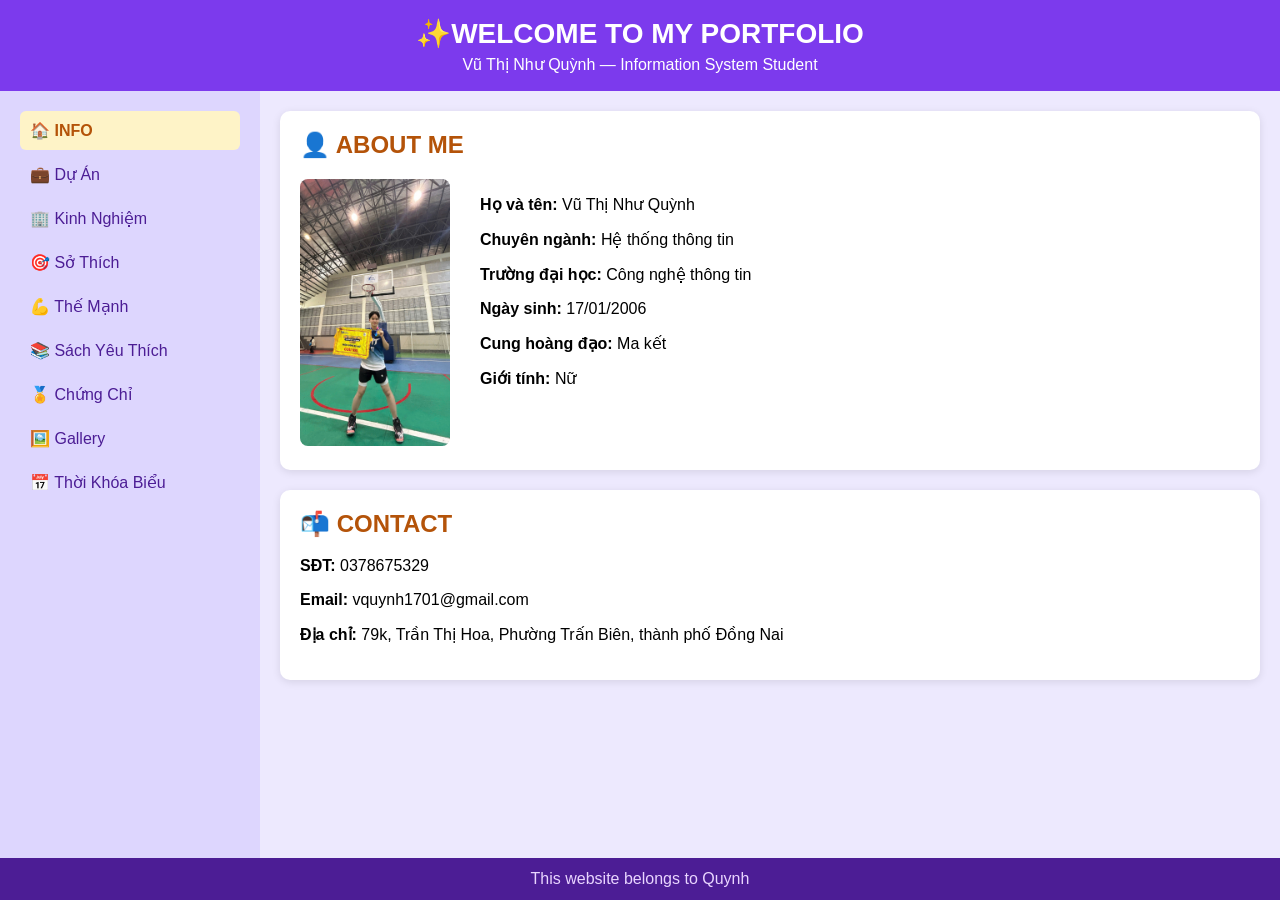
<file: index.html>
<!DOCTYPE html>
<html lang="en">

    <head>
        <meta charset="UTF-8">
        <meta name="viewport" content="width=device-width, initial-scale=1.0">
        <link rel="stylesheet" href="style.css">
        <title>INFO</title>
    </head>

    <body>

        <header>
            <h1>✨WELCOME TO MY PORTFOLIO</h1>
            <p class="tagline">Vũ Thị Như Quỳnh — Information System Student</p>
        </header>

        <!-- mục lục -->
        <div class="layout">
            <nav>
                <a href="index.html" class="active">🏠 INFO</a>
                <a href="DUAN.html">💼 Dự Án</a>
                <a href="KINHNGHIEM.html">🏢 Kinh Nghiệm</a>
                <a href="SOTHICH.html">🎯 Sở Thích</a>
                <a href="THEMANH.html">💪 Thế Mạnh</a>
                <a href="SACHYEUTHICH.html">📚 Sách Yêu Thích</a>
                <a href="CHUNGCHI.html">🏅 Chứng Chỉ</a>
                <a href="GALLERY.html">🖼️ Gallery</a>
                <a href="THOIKHOABIEU.html">📅 Thời Khóa Biểu</a>
            </nav>

            <main>
                <!-- Thông tin cơ bản -->
                <div class="card">
                    <h2>👤 ABOUT ME</h2>
                    <div class="about-content">
                        <!-- Ảnh bên trái -->
                        <div class="my-image">
                            <img
                                src="images/ảnh cá nhân.jpg"
                                alt="Ảnh cá nhân"
                                usemap="#image-map">
                            <map name="image-map">
                                <area
                                    target="_blank"
                                    alt="Cờ giải nhì"
                                    title="Cờ giải nhì"
                                    href="images/ảnh tập thể 2.jpg"
                                    coords="30,145,84,183"
                                    shape="rect">
                            </map>
                        </div>
                        <!-- Thông tin bên phải -->
                        <div class="info-text">
                            <p><strong>Họ và tên:</strong>
                                Vũ Thị Như Quỳnh</p>
                            <p><strong>Chuyên ngành:</strong>
                                Hệ thống thông tin</p>
                            <p><strong>Trường đại học:</strong>
                                Công nghệ thông tin</p>
                            <p><strong>Ngày sinh:</strong>
                                17/01/2006</p>
                            <p><strong>Cung hoàng đạo:</strong>
                                Ma kết</p>
                            <p><strong>Giới tính:</strong>
                                Nữ</p>
                        </div>
                    </div>
                </div>

                <!-- Liên hệ -->
                <div class="card">
                    <h2>📬 CONTACT</h2>
                    <p><strong>SĐT: </strong>0378675329</p>
                    <p><strong>Email: </strong>vquynh1701@gmail.com</p>
                    <p><strong>Địa chỉ: </strong>
                        79k, Trần Thị Hoa, Phường Trấn Biên,
                        thành phố Đồng Nai
                    </p>
                </div>
            </main>
        </div>
        <footer>
            This website belongs to Quynh
        </footer>
    </body>
</html>
</file>
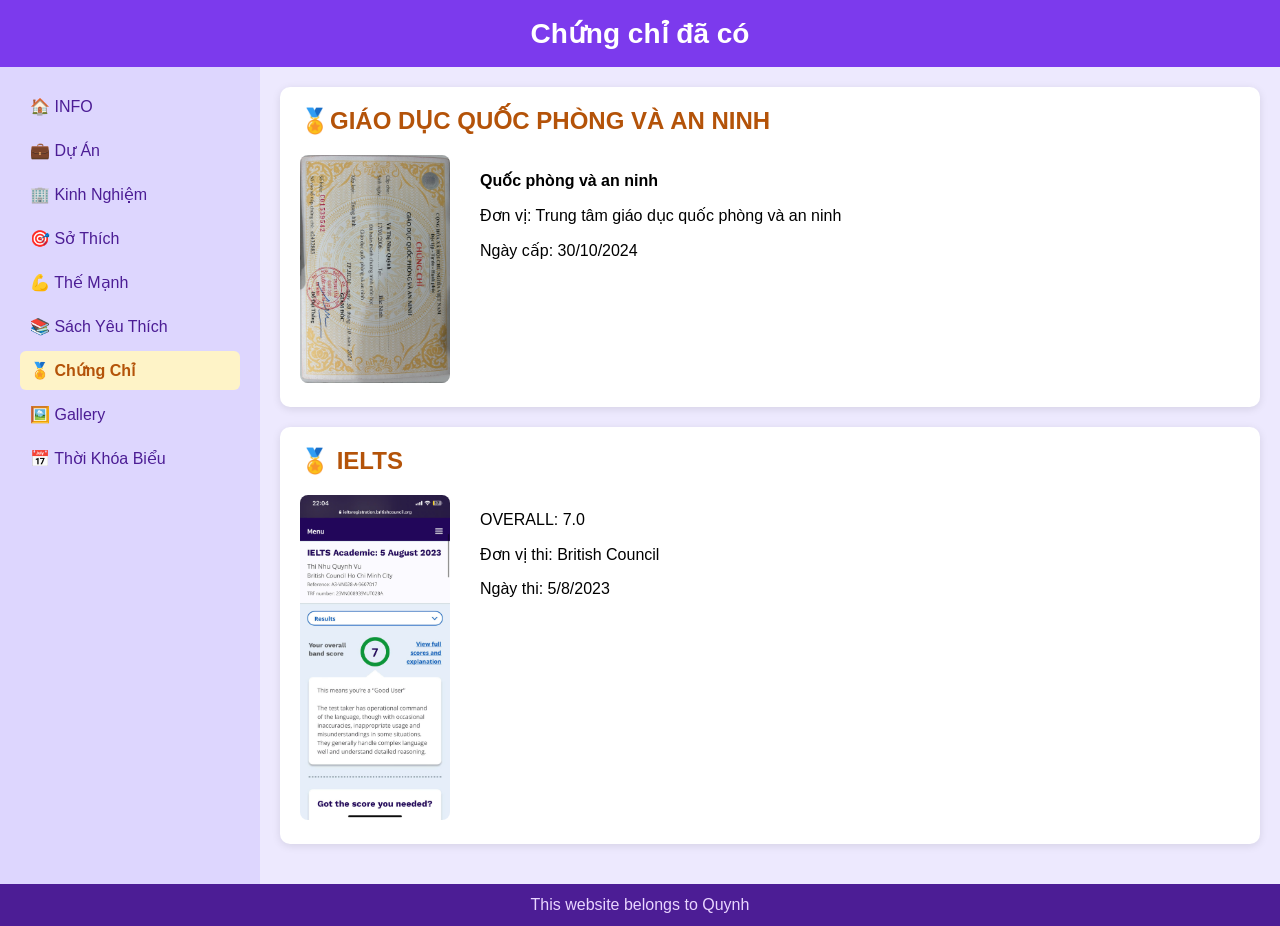
<file: CHUNGCHI.html>
<!DOCTYPE html>
<html lang="en">
    <head>
        <meta charset="UTF-8">
        <meta name="viewport" content="width=device-width, initial-scale=1.0">
        <title>Document</title>
        <link rel="stylesheet" href="style.css">
    </head>

    <body>
        <header>
            <h1>Chứng chỉ đã có</h1>
        </header>

        <div class="layout">
            <nav>
                <a href="index.html">🏠 INFO</a>
                <a href="DUAN.html">💼 Dự Án</a>
                <a href="KINHNGHIEM.html">🏢 Kinh Nghiệm</a>
                <a href="SOTHICH.html">🎯 Sở Thích</a>
                <a href="THEMANH.html">💪 Thế Mạnh</a>
                <a href="SACHYEUTHICH.html">📚 Sách Yêu Thích</a>
                <a href="CHUNGCHI.html" class="active">🏅 Chứng Chỉ</a>
                <a href="GALLERY.html">🖼️ Gallery</a>
                <a href="THOIKHOABIEU.html">📅 Thời Khóa Biểu</a>
            </nav>

            <main>
                <!-- CHỨNG CHỈ 1 -->
                <div class="card">
                    <h2>🏅GIÁO DỤC QUỐC PHÒNG VÀ AN NINH</h2>
                    <div class="about-content">
                        <div class="my-image">
                            <img
                                src="images\ảnh chứng chỉ GDQP&AN.jpg"
                                alt="Ảnh CHỨNG CHỈ 2"
                                width="200"
                                height="300">
                        </div>
                        <div class="info-text">
                            <p><strong>Quốc phòng và an ninh</strong></p>
                            <p>Đơn vị: Trung tâm giáo dục quốc phòng và an
                                ninh</p>
                            <p>Ngày cấp: 30/10/2024</p>
                        </div>
                    </div>
                </div>

                <!-- Sách 2 -->
                <div class="card">
                    <h2>🏅 IELTS</h2>
                    <div class="about-content">
                        <div class="my-image">
                            <img
                                src="images\ảnh chứng chỉ ielts.jpg"
                                alt="Ảnh CHỨNG CHỈ 1"
                                width="200"
                                height="300">
                        </div>
                        <div class="info-text">
                            <p>OVERALL: 7.0</p>
                            <p>Đơn vị thi: British Council</p>
                            <p>Ngày thi: 5/8/2023</p>
                        </div>
                    </div>
                </div>

            </main>
        </div>
        <footer>This website belongs to Quynh</footer>
    </body>
</html>
</file>
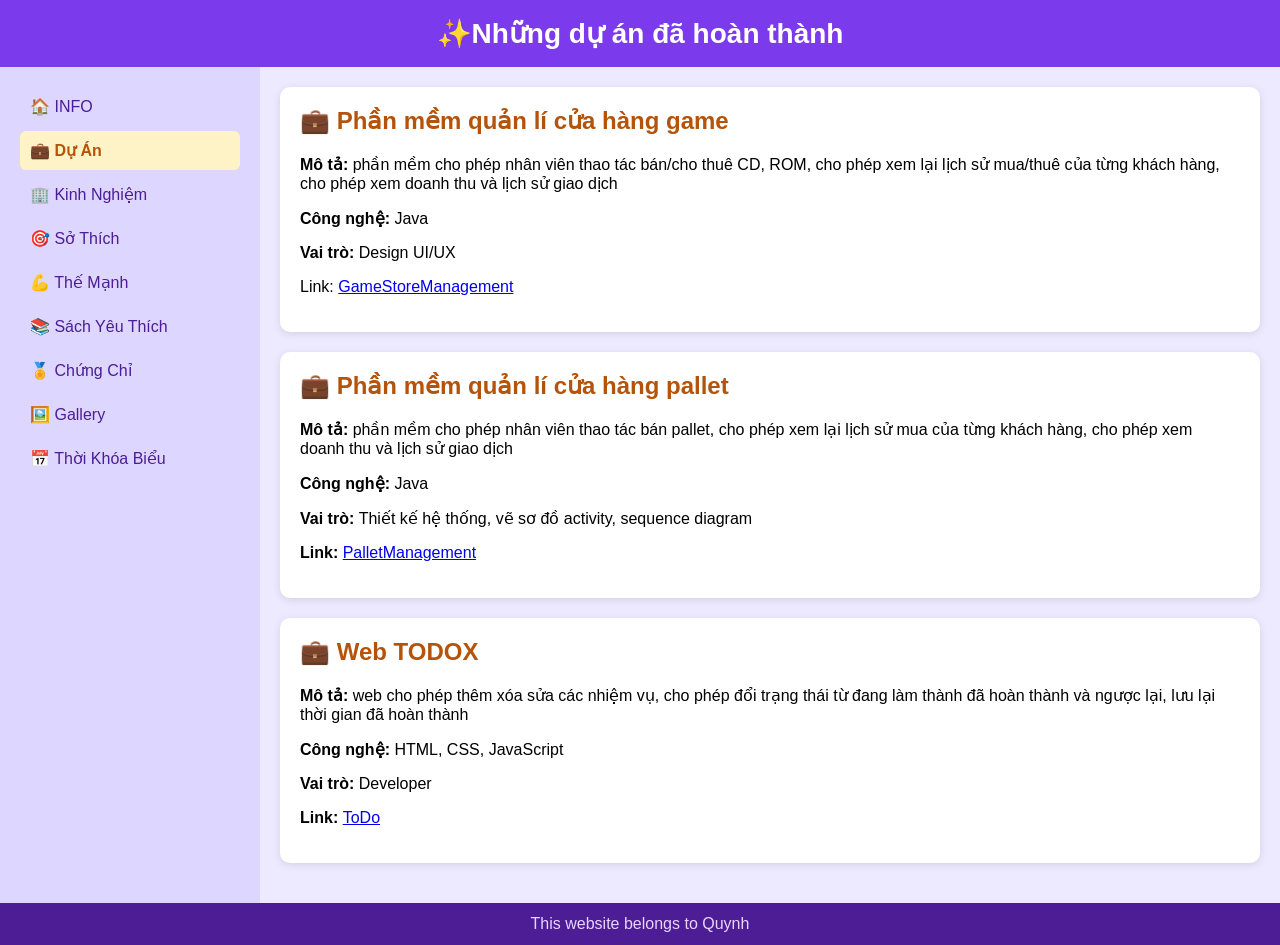
<file: DUAN.html>
<!DOCTYPE html>
<html lang="en">

    <head>
        <meta charset="UTF-8">
        <meta name="viewport" content="width=device-width, initial-scale=1.0">
        <link rel="stylesheet" href="style.css">
        <title>INFO</title>
    </head>

    <body>

        <header>
            <h1>✨Những dự án đã hoàn thành</h1>
        </header>

        <!-- mục lục -->
        <div class="layout">
            <nav>
                <a href="index.html">🏠 INFO</a>
                <a href="DUAN.html" class="active">💼 Dự Án</a>
                <a href="KINHNGHIEM.html">🏢 Kinh Nghiệm</a>
                <a href="SOTHICH.html">🎯 Sở Thích</a>
                <a href="THEMANH.html">💪 Thế Mạnh</a>
                <a href="SACHYEUTHICH.html">📚 Sách Yêu Thích</a>
                <a href="CHUNGCHI.html">🏅 Chứng Chỉ</a>
                <a href="GALLERY.html">🖼️ Gallery</a>
                <a href="THOIKHOABIEU.html">📅 Thời Khóa Biểu</a>
            </nav>

            <main>
                <!-- DỰ ÁN 1 -->
                <div class="card">
                    <h2>💼 Phần mềm quản lí cửa hàng game</h2>
                    <p><strong>Mô tả: </strong>phần mềm cho phép nhân viên thao tác bán/cho thuê CD, ROM,
                        cho phép xem lại lịch sử mua/thuê của từng khách hàng, cho phép
                        xem doanh thu và lịch sử giao dịch</p>
                    <p><strong>Công nghệ: </strong>Java</p>
                    <p><strong>Vai trò: </strong> Design UI/UX</p>
                    <p>Link:
                        <a
                            href="https://github.com/baonguyen-gith/java-game-store-management">
                            GameStoreManagement
                        </a>
                    </p>
                    </p>
                </div>
                <!-- DỰ ÁN 2-->
                <div class="card">
                    <h2>💼 Phần mềm quản lí cửa hàng pallet</h2>
                    <p><strong>Mô tả: </strong> phần mềm cho phép nhân viên thao tác bán pallet, cho phép
                        xem lại lịch sử mua của từng khách hàng, cho phép xem doanh thu
                        và lịch sử giao dịch</p>
                    <p><strong>Công nghệ: </strong>Java</p>
                    <p><strong>Vai trò: </strong>Thiết kế hệ thống, vẽ sơ đồ activity, sequence
                        diagram</p>
                    <p><strong>Link: </strong>
                        <a
                            href="https://drive.google.com/drive/u/6/folders/1mqTQXbGaC9ZtPQr2jGhnlzby95Jdzh3z">
                            PalletManagement
                        </a>
            </p>
                </div>
                
                <!-- DỰ ÁN 3-->
                <div class="card">
                    <h2>💼 Web TODOX</h2>
                    <p><strong>Mô tả: </strong>web cho phép thêm xóa sửa các nhiệm vụ, cho phép đổi trạng
                        thái từ đang làm thành đã hoàn thành và ngược lại, lưu lại thời
                        gian đã hoàn thành</p>
                    <p><strong>Công nghệ: </strong>HTML, CSS, JavaScript</p>
                    <p><strong>Vai trò: </strong>Developer</p>
                    <p><strong>Link: </strong>
                        <a
                            href="//project1-todo-8was.onrender.com/">
                            ToDo
                        </a>
                    </p>
                </div>

            </main>
        </div>
        <footer>
            This website belongs to Quynh
        </footer>
    </body>
</html>
</file>
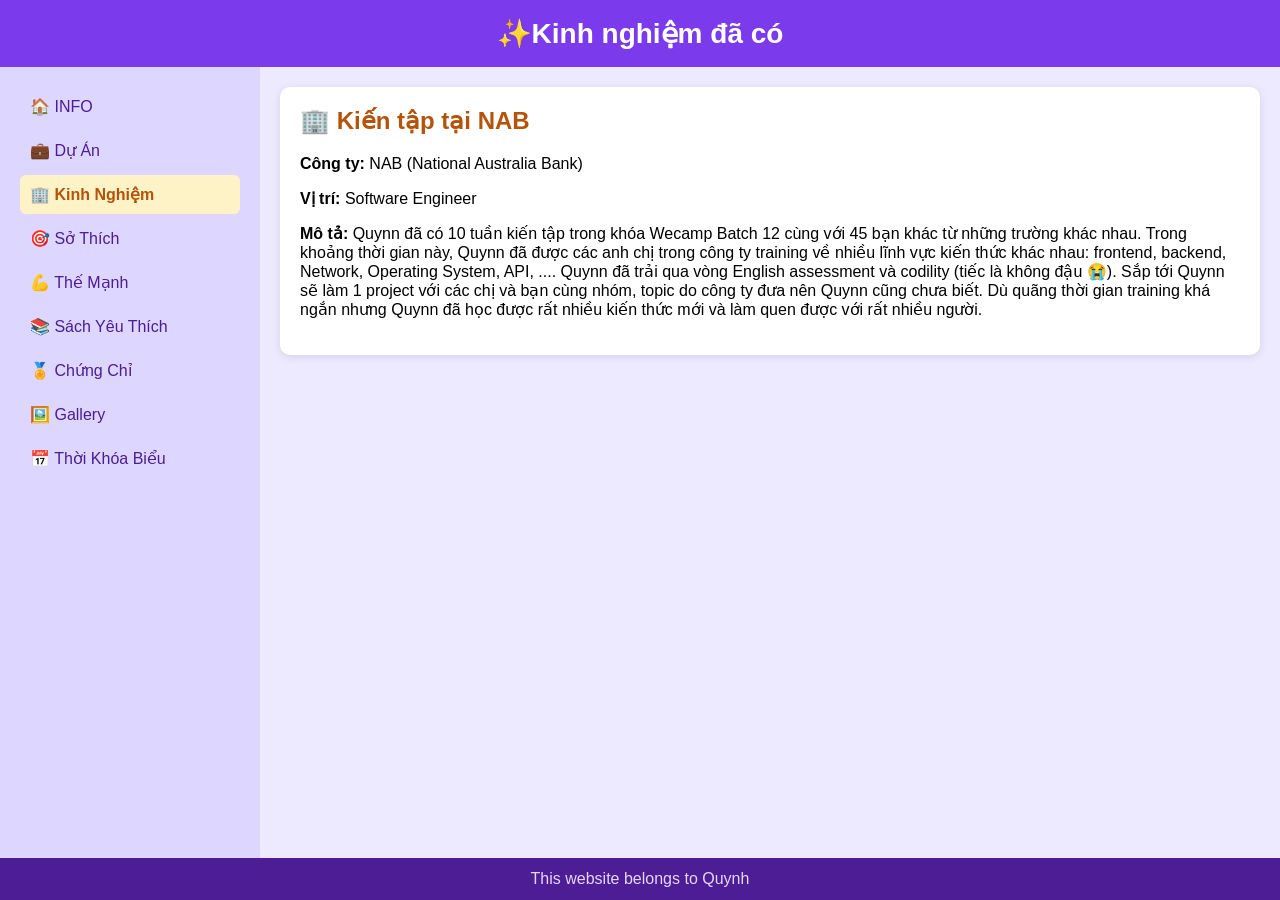
<file: KINHNGHIEM.html>
<!DOCTYPE html>
<html lang="en">

    <head>
        <meta charset="UTF-8">
        <meta name="viewport" content="width=device-width, initial-scale=1.0">
        <link rel="stylesheet" href="style.css">
        <title>INFO</title>
    </head>

    <body>

        <header>
            <h1>✨Kinh nghiệm đã có</h1>
        </header>

        <!-- mục lục -->
        <div class="layout">
            <nav>
                <a href="index.html">🏠 INFO</a>
                <a href="DUAN.html">💼 Dự Án</a>
                <a href="KINHNGHIEM.html"class="active">🏢 Kinh Nghiệm</a>
                <a href="SOTHICH.html">🎯 Sở Thích</a>
                <a href="THEMANH.html">💪 Thế Mạnh</a>
                <a href="SACHYEUTHICH.html">📚 Sách Yêu Thích</a>
                <a href="CHUNGCHI.html">🏅 Chứng Chỉ</a>
                <a href="GALLERY.html">🖼️ Gallery</a>
                <a href="THOIKHOABIEU.html">📅 Thời Khóa Biểu</a>
            </nav>

            <main>
    
                <div class="card">
                    <h2>🏢 Kiến tập tại NAB</h2>
                    <p><strong>Công ty: </strong>NAB (National Australia Bank)</p>
                    <p><strong>Vị trí: </strong>Software Engineer</p>
                    <p><strong>Mô tả: </strong>Quynn đã có 10 tuần kiến tập trong khóa Wecamp Batch 12
                    cùng với 45 bạn khác từ những trường khác nhau. Trong khoảng
                    thời gian này, Quynn đã được các anh chị trong công ty training
                    về nhiều lĩnh vực kiến thức khác nhau: frontend, backend,
                    Network, Operating System, API, .... Quynn đã trải qua vòng
                    English assessment và codility (tiếc là không đậu 😭). Sắp tới
                    Quynn sẽ làm 1 project với các chị và bạn cùng nhóm, topic do
                    công ty đưa nên Quynn cũng chưa biết. Dù quãng thời gian
                    training khá ngắn nhưng Quynn đã học được rất nhiều kiến thức
                    mới và làm quen được với rất nhiều người. </p>
                    </p>
                </div>
            </main>
        </div>
        <footer>
            This website belongs to Quynh
        </footer>
    </body>
</html>
</file>
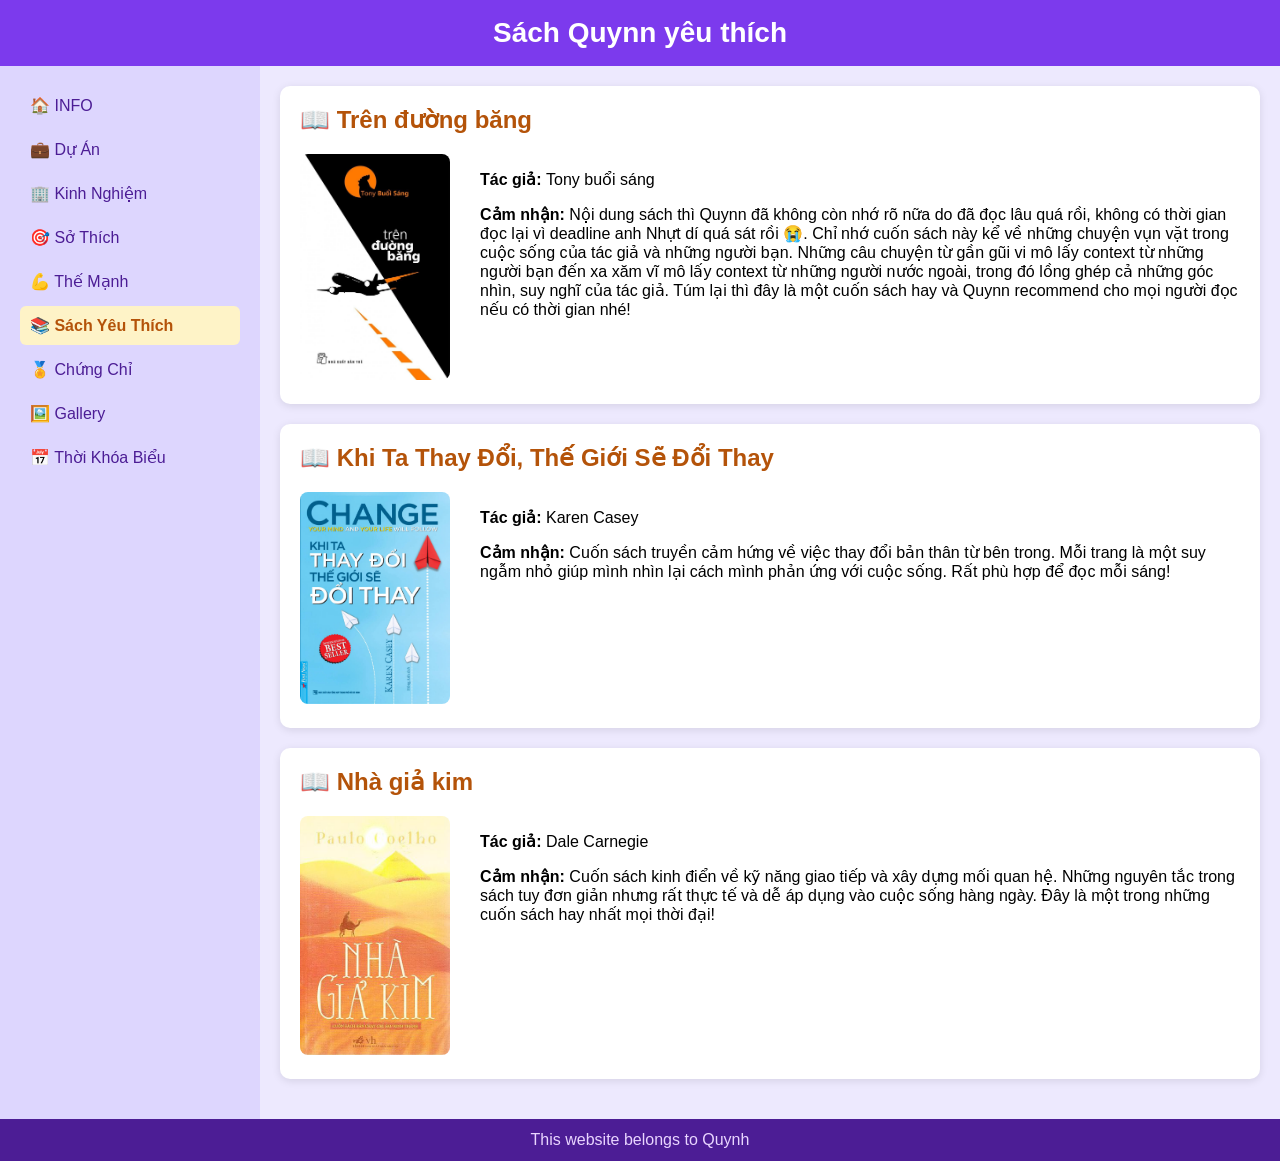
<file: SACHYEUTHICH.html>
<!DOCTYPE html>
<html lang="en">
    <head>
        <meta charset="UTF-8">
        <meta name="viewport" content="width=device-width, initial-scale=1.0">
        <title>Document</title>
        <link rel="stylesheet" href="style.css">
    </head>

    <body>
        <header>
            <h1>Sách Quynn yêu thích</h1>
        </header>

        <div class="layout">
            <nav>
                <a href="index.html">🏠 INFO</a>
                <a href="DUAN.html">💼 Dự Án</a>
                <a href="KINHNGHIEM.html">🏢 Kinh Nghiệm</a>
                <a href="SOTHICH.html">🎯 Sở Thích</a>
                <a href="THEMANH.html">💪 Thế Mạnh</a>
                <a href="SACHYEUTHICH.html" class="active">📚 Sách Yêu Thích</a>
                <a href="CHUNGCHI.html">🏅 Chứng Chỉ</a>
                <a href="GALLERY.html">🖼️ Gallery</a>
                <a href="THOIKHOABIEU.html">📅 Thời Khóa Biểu</a>
            </nav>

            <main>
                <!-- SÁCH 1 -->
                <div class="card">
                    <h2>📖 Trên đường băng</h2>
                    <div class="about-content">
                        <div class="my-image">
                            <img
                                src="images\SÁCH 1.jpg"
                                alt="Bìa sách Trên đường băng"
                                width="200"
                                height="300">
                        </div>
                        <div class="info-text">
                            <p><strong>Tác giả: </strong> Tony buổi sáng</p>
                            <p><strong>Cảm nhận: </strong> Nội dung sách thì
                                Quynn đã không còn nhớ rõ nữa do đã đọc lâu quá
                                rồi, không có thời gian đọc lại vì deadline anh
                                Nhựt dí quá sát rồi 😭. Chỉ nhớ cuốn sách này kể
                                về những chuyện vụn vặt trong cuộc sống của tác
                                giả và những người bạn. Những câu chuyện từ gần
                                gũi vi mô lấy context từ những người bạn đến xa
                                xăm vĩ mô lấy context từ những người nước ngoài,
                                trong đó lồng ghép cả những góc nhìn, suy nghĩ
                                của tác giả. Túm lại thì đây là một cuốn sách
                                hay và Quynn recommend cho mọi người đọc nếu có
                                thời gian nhé!</p>
                        </div>
                    </div>
                </div>

                <!-- Sách 2 -->
                <div class="card">
                    <h2>📖 Khi Ta Thay Đổi, Thế Giới Sẽ Đổi Thay</h2>
                    <div class="about-content">
                        <div class="my-image">
                            <img
                                src="images/SÁCH 2.jpg"
                                alt="Bìa sách Khi Ta Thay Đổi Thế Giới Sẽ Đổi Thay"
                                width="100"
                                loading="lazy">
                        </div>
                        <div class="info-text">
                            <p><strong>Tác giả:</strong> Karen Casey</p>
                            <p><strong>Cảm nhận:</strong> Cuốn sách truyền
                                cảm hứng về việc thay đổi bản thân từ bên
                                trong. Mỗi trang là một suy ngẫm nhỏ giúp
                                mình nhìn lại cách mình phản ứng với cuộc
                                sống. Rất phù hợp để đọc mỗi sáng!</p>
                        </div>
                    </div>
                </div>

                <!-- Sách 3 —  -->
                <div class="card">
                    <h2>📖 Nhà giả kim</h2>
                    <div class="about-content">
                        <div class="my-image">
                            <img
                                src="images/SÁCH 3.jpg"
                                alt="Bìa sách Nhà giả kim"
                                width="100"
                                loading="lazy">
                        </div>
                        <div class="info-text">
                            <p><strong>Tác giả:</strong> Dale Carnegie</p>
                            <p><strong>Cảm nhận:</strong> Cuốn sách kinh
                                điển về kỹ năng giao tiếp và xây dựng mối
                                quan hệ. Những nguyên tắc trong sách tuy đơn
                                giản nhưng rất thực tế và dễ áp dụng vào
                                cuộc sống hàng ngày. Đây là một trong những
                                cuốn sách hay nhất mọi thời đại!</p>
                        </div>
                    </div>
                </div>

            </main>
        </div>
        <footer>This website belongs to Quynh</footer>
    </body>
</html>
</file>
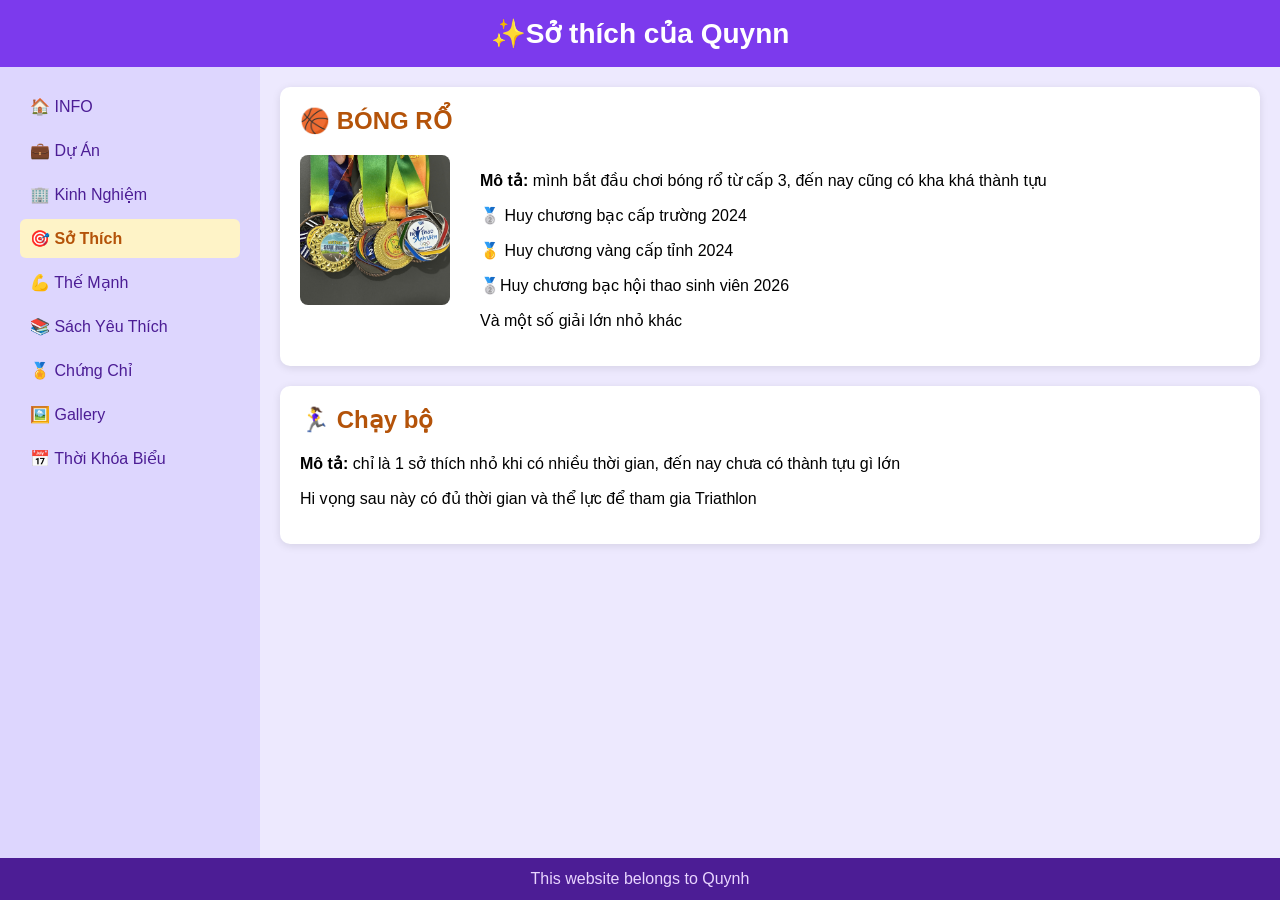
<file: SOTHICH.html>
<!DOCTYPE html>
<html lang="en">
    <head>
        <meta charset="UTF-8">
        <meta name="viewport" content="width=device-width, initial-scale=1.0">
        <title>Document</title>
        <link rel="stylesheet" href="style.css">
    </head>

    <body>
        <header>
            <h1>✨Sở thích của Quynn</h1>
        </header>

        <div class="layout">
            <nav>
                <a href="index.html">🏠 INFO</a>
                <a href="DUAN.html">💼 Dự Án</a>
                <a href="KINHNGHIEM.html">🏢 Kinh Nghiệm</a>
                <a href="SOTHICH.html" class="active">🎯 Sở Thích</a>
                <a href="THEMANH.html">💪 Thế Mạnh</a>
                <a href="SACHYEUTHICH.html">📚 Sách Yêu Thích</a>
                <a href="CHUNGCHI.html">🏅 Chứng Chỉ</a>
                <a href="GALLERY.html">🖼️ Gallery</a>
                <a href="THOIKHOABIEU.html">📅 Thời Khóa Biểu</a>
            </nav>

            <main>
                <!-- Sở thích 1 -->
                <div class="card">
                    <h2>🏀 BÓNG RỔ </h2>
                    <div class="about-content">
                        <!-- Ảnh bên trái -->
                        <div class="my-image">
                            <img
                                src="images\ảnh huy chương.jpg"
                                alt="Ảnh huy chương"
                                width="400"
                                height="300">
                        </div>
                        <!-- Thông tin bên phải -->
                        <div class="info-text">
                            <p><strong>Mô tả: </strong>mình bắt đầu chơi bóng rổ
                                từ cấp 3, đến nay cũng có kha khá thành tựu
                            </p>
                            <p>🥈 Huy chương bạc cấp trường 2024</p>
                            <p>🥇 Huy chương vàng cấp tỉnh 2024</p>
                            <p>🥈Huy chương bạc hội thao sinh viên 2026</p>
                            <p>Và một số giải lớn nhỏ khác</p>
                        </div>
                    </div>
                </div>

                <!-- Sở thích 2 -->
                <div class="card">
                    <h2>🏃‍♀️ Chạy bộ </h2>
                    <p><strong>Mô tả: </strong>chỉ là 1 sở thích nhỏ khi có
                        nhiều
                        thời
                        gian, đến nay chưa có thành tựu gì lớn</p>
                    <p>Hi vọng sau này có đủ thời gian và thể lực để tham gia
                        Triathlon</p>
                </div>
            </main>
        </div>
        <footer>This website belongs to Quynh</footer>
    </body>
</html>
</file>
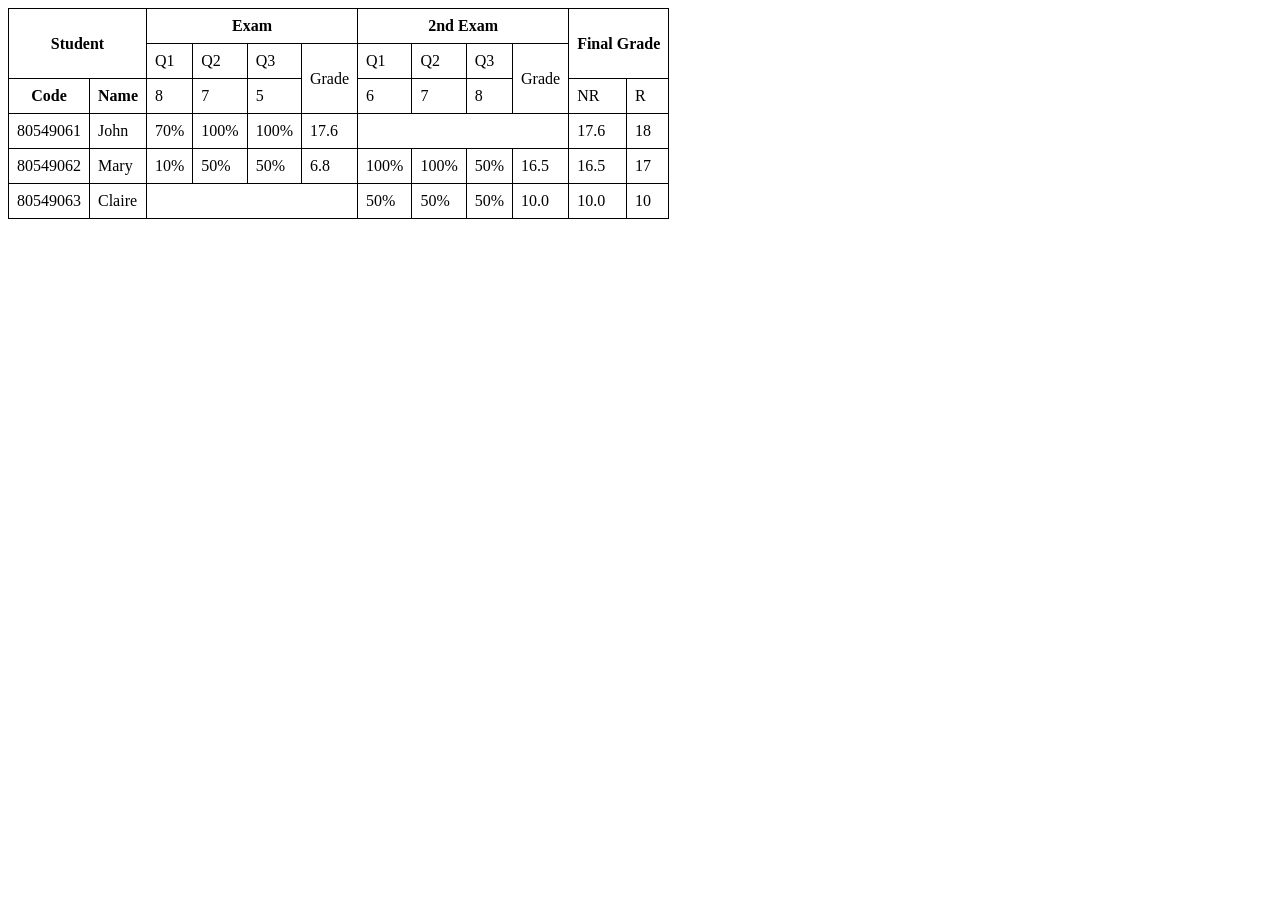
<file: TABLE.html>
<!DOCTYPE html>
<html lang="en">
    <head>
        <meta charset="UTF-8">
        <meta name="viewport" content="width=device-width, initial-scale=1.0">
        <title>Document</title>
        <style>
            table, th, td {
                border: 1px solid black;
                border-collapse: collapse;
                padding: 8px;
            }
        </style>
    </head>

    <body>
        <table border="1">
            <tr>
                <th colspan="2" rowspan="2">Student</th>
                <th colspan="4">Exam</th>
                <th colspan="4">2nd Exam</th>
                <th colspan="2" rowspan="2">Final Grade</th>
            </tr>
            <tr>
                <td>Q1</td>
                <td>Q2</td>
                <td>Q3</td>
                <td rowspan="2">Grade</td>
                <td>Q1</td>
                <td>Q2</td>
                <td>Q3</td>
                <td rowspan="2">Grade</td>
            </tr>
                <th>Code</th>
                <th>Name</th>
                <td>8</td>
                <td>7</td>
                <td>5</td>
                <td>6</td>
                <td>7</td>
                <td>8</td>
                <td>NR</td>
                <td>R</td>
            </tr>
            <tr>
                <td>80549061</td>
                <td>John</td>
                <td>70%</td>
                <td>100%</td>
                <td>100%</td>
                <td>17.6</td>
                <td colspan="4"></td>
                <td>17.6</td>
                <td>18</td>
            </tr>
            <tr>
                <td>80549062</td>
                <td>Mary</td>
                <td>10%</td>
                <td>50%</td>
                <td>50%</td>
                <td>6.8</td>
                <td>100%</td>
                <td>100%</td>
                <td>50%</td>
                <td>16.5</td>
                <td>16.5</td>
                <td>17</td>
            </tr>
            <tr>
                <td>80549063</td>
                <td>Claire</td>
                <td colspan="4"></td>
                <td>50%</td>
                <td>50%</td>
                <td>50%</td>
                <td>10.0</td>
                <td>10.0</td>
                <td>10</td>
            </tr>
        </table>
    </body>
</html>
</file>
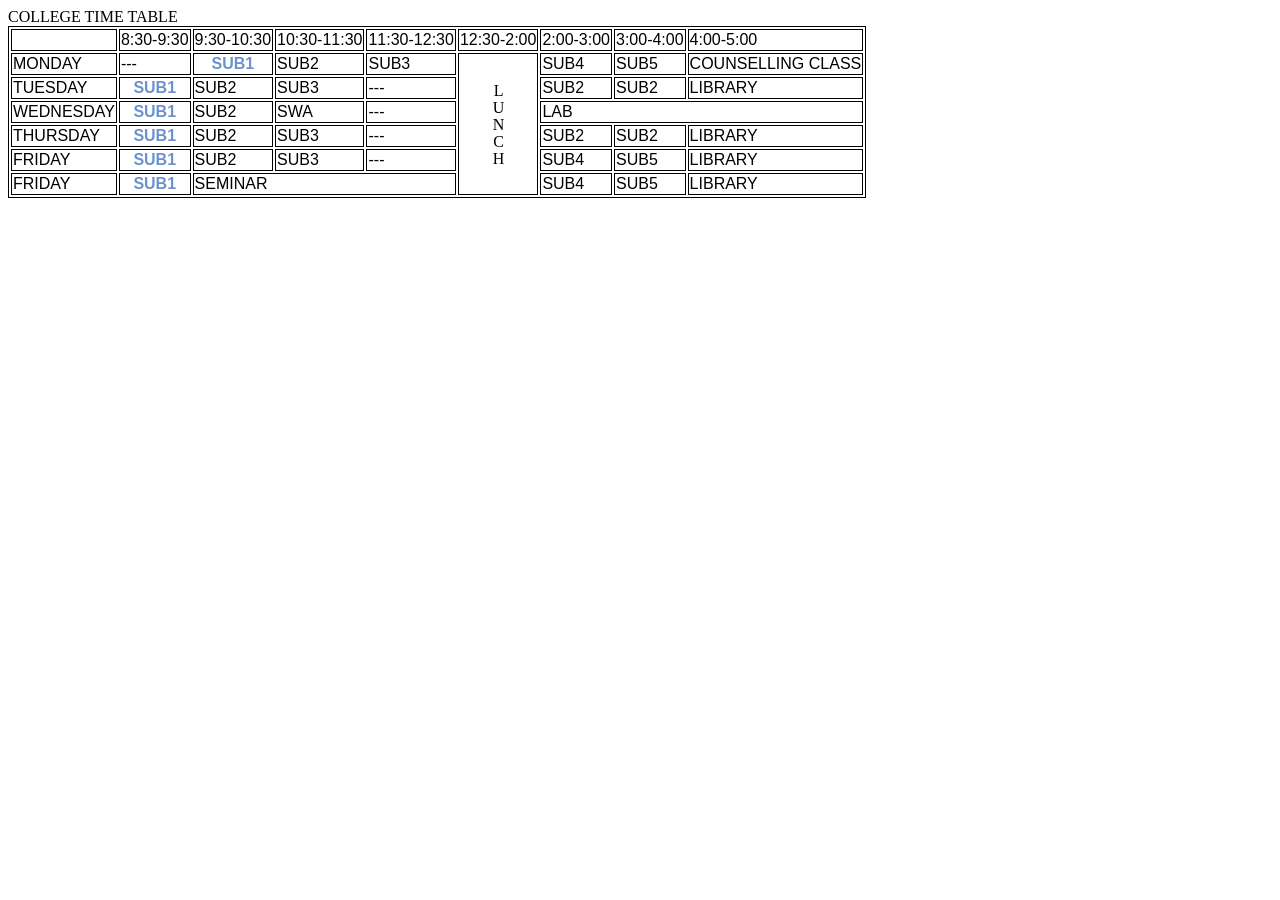
<file: table2.html>
<!DOCTYPE html>
<html lang="en">
    <head>
        <meta charset="UTF-8">
        <meta name="viewport" content="width=device-width, initial-scale=1.0">
        <title>Document</title>

    </head>
    <style>
         .header-table {
            font-family: Arial, Helvetica, sans-serif;
            text-align: center;
        }
    
        table, th, td {
            border: 1px double black;
            font-family: Arial, Helvetica, sans-serif;
        }
        .LUNCH {
            font-family: 'Times New Roman', Times, serif;
            writing-mode: vertical-rl;     
            text-orientation: upright;
            text-align: center;
        }
        .SUB1 {

            color: #6c92cd;
            text-align: center;
            font-weight: bold;
        }
    </style>
    <body>
        <header>COLLEGE TIME TABLE</header>

        <table border="1">
            <tr>
                <td></td>
                <td>8:30-9:30</td>
                <td>9:30-10:30</td>
                <td>10:30-11:30</td>
                <td>11:30-12:30</td>
                <td>12:30-2:00</td>
                <td>2:00-3:00</td>
                <td>3:00-4:00</td>
                <td>4:00-5:00</td>
            </tr>
            <tr>
                <td>MONDAY</td>
                <td>---</td>
                <td class="SUB1">SUB1</td>
                <td class="SUB2">SUB2</td>
                <td class="SUB3">SUB3</td>
                <td rowspan="6" class="LUNCH">LUNCH</td>
                <td class="SUB4">SUB4</td>
                <td class="SUB5">SUB5</td>
                <td>COUNSELLING CLASS</td>
            </tr>
            <tr>
                <td>TUESDAY</td>
                <td class="SUB1">SUB1</td>
                <td class="SUB2">SUB2</td>
                <td class="SUB3">SUB3</td>
                <td>---</td>
                <td class="SUB2">SUB2</td>
                <td class="SUB2">SUB2</td>
                <td>LIBRARY</td>
            </tr>
            <tr>
                <td>WEDNESDAY</td>
                <td class="SUB1">SUB1</td>
                <td class="SUB2">SUB2</td>
                <td class="SWA">SWA</td>
                <td>---</td>
                <td colspan="3">LAB</td>
            </tr>
            <tr>
                <td>THURSDAY</td>
                <td class="SUB1">SUB1</td>
                <td class="SUB2">SUB2</td>
                <td class="SUB3">SUB3</td>
                <td>---</td>
                <td class="SUB2">SUB2</td>
                <td class="SUB2">SUB2</td>
                <td>LIBRARY</td>
            </tr>
            <tr>
                <td>FRIDAY</td>
                <td class="SUB1">SUB1</td>
                <td class="SUB2">SUB2</td>
                <td class="SUB3">SUB3</td>
                <td>---</td>
                <td class="SUB4">SUB4</td>
                <td class="SUB5">SUB5</td>
                <td>LIBRARY</td>
            </tr>
            <tr>
                <td>FRIDAY</td>
                <td class="SUB1">SUB1</td>
                <td colspan="3">SEMINAR</td>
                <td class="SUB4">SUB4</td>
                <td class="SUB5">SUB5</td>
                <td>LIBRARY</td>
            </tr>
        </table>
    </body>
</html>
</file>
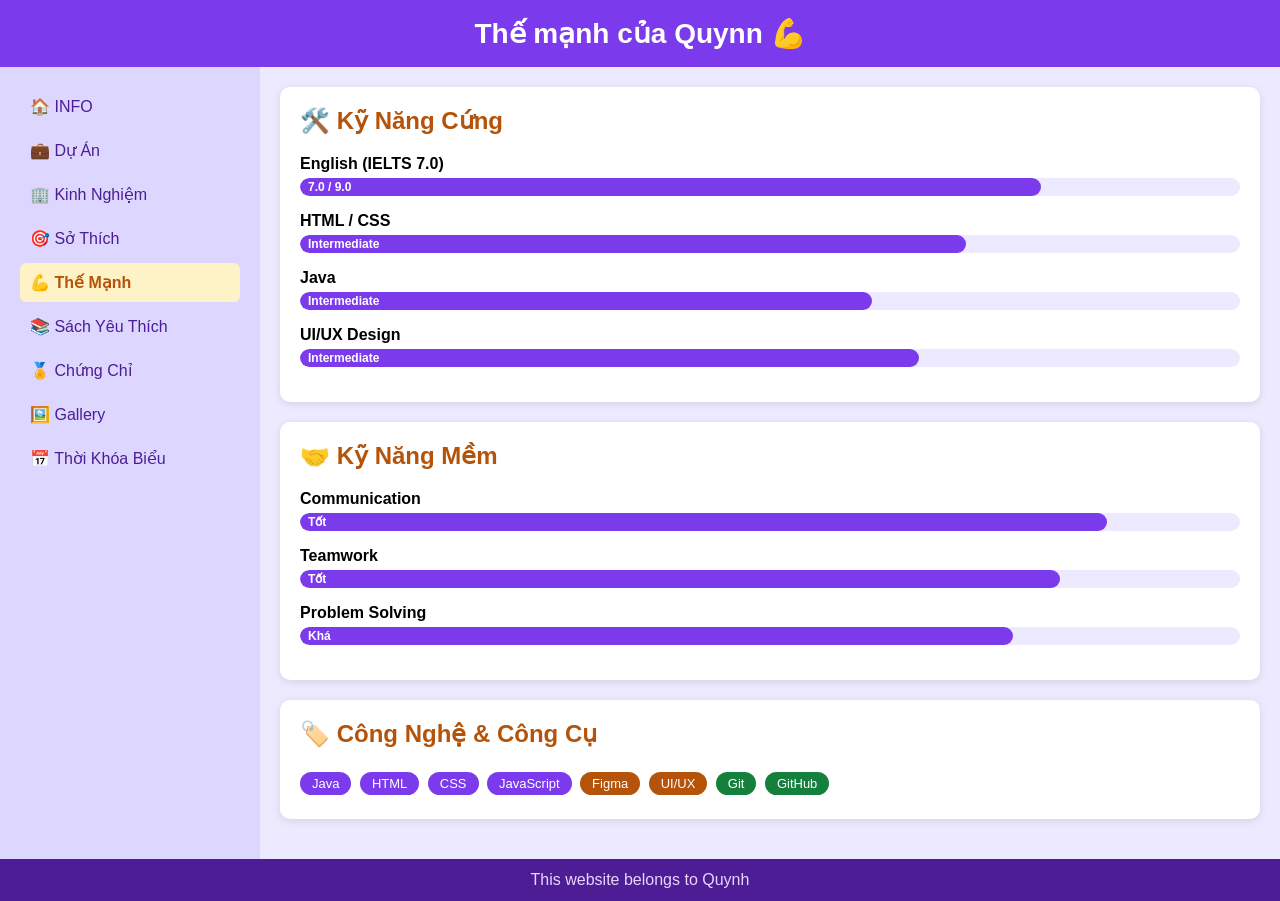
<file: THEMANH.html>
<!DOCTYPE html>
<html lang="en">
    <head>
        <meta charset="UTF-8">
        <meta name="viewport" content="width=device-width, initial-scale=1.0">
        <title>Document</title>
        <link rel="stylesheet" href="style.css">
    </head>

    <body>
        <header>
            <h1>Thế mạnh của Quynn 💪</h1>
            <style>
                 h1 {
                text-align: center;
                }
            </style>
        </header>

        <div class="layout">
            <nav>
                <a href="index.html">🏠 INFO</a>
                <a href="DUAN.html">💼 Dự Án</a>
                <a href="KINHNGHIEM.html">🏢 Kinh Nghiệm</a>
                <a href="SOTHICH.html">🎯 Sở Thích</a>
                <a href="THEMANH.html" class="active">💪 Thế Mạnh</a>
                <a href="SACHYEUTHICH.html">📚 Sách Yêu Thích</a>
                <a href="CHUNGCHI.html">🏅 Chứng Chỉ</a>
                <a href="GALLERY.html">🖼️ Gallery</a>
                <a href="THOIKHOABIEU.html">📅 Thời Khóa Biểu</a>
            </nav>

            <main>
                <!-- KĨ NĂNG CỨNG -->
                <div class="card">
                    <h2>🛠️ Kỹ Năng Cứng</h2>

                    <p class="skill-name">English (IELTS 7.0)</p>
                    <div class="progress-bar-bg">
                        <div class="progress-bar-fill" style="width: 78%;">7.0 /
                            9.0</div>
                    </div>

                    <p class="skill-name">HTML / CSS</p>
                    <div class="progress-bar-bg">
                        <div class="progress-bar-fill"
                            style="width: 70%;">Intermediate</div>
                    </div>

                    <p class="skill-name">Java</p>
                    <div class="progress-bar-bg">
                        <div class="progress-bar-fill"
                            style="width: 60%;">Intermediate</div>
                    </div>

                    <p class="skill-name">UI/UX Design</p>
                    <div class="progress-bar-bg">
                        <div class="progress-bar-fill"
                            style="width: 65%;">Intermediate</div>
                    </div>
                </div>

                <!--  KĨ NĂNG MỀM -->
                <div class="card">
                    <h2>🤝 Kỹ Năng Mềm</h2>

                    <p class="skill-name">Communication</p>
                    <div class="progress-bar-bg">
                        <div class="progress-bar-fill"
                            style="width: 85%;">Tốt</div>
                    </div>

                    <p class="skill-name">Teamwork</p>
                    <div class="progress-bar-bg">
                        <div class="progress-bar-fill"
                            style="width: 80%;">Tốt</div>
                    </div>

                    <p class="skill-name">Problem Solving</p>
                    <div class="progress-bar-bg">
                        <div class="progress-bar-fill"
                            style="width: 75%;">Khá</div>
                    </div>
                </div>

                <!-- Công nghệ-->
                <div class="card">
                    <h2>🏷️ Công Nghệ & Công Cụ</h2>
                    <span class="badge">Java</span>
                    <span class="badge">HTML</span>
                    <span class="badge">CSS</span>
                    <span class="badge">JavaScript</span>
                    <span class="badge gold">Figma</span>
                    <span class="badge gold">UI/UX</span>
                    <span class="badge green">Git</span>
                    <span class="badge green">GitHub</span>
                </div>
            </main>
        </div>
        <footer>This website belongs to Quynh</footer>
    </body>
</html>
</file>
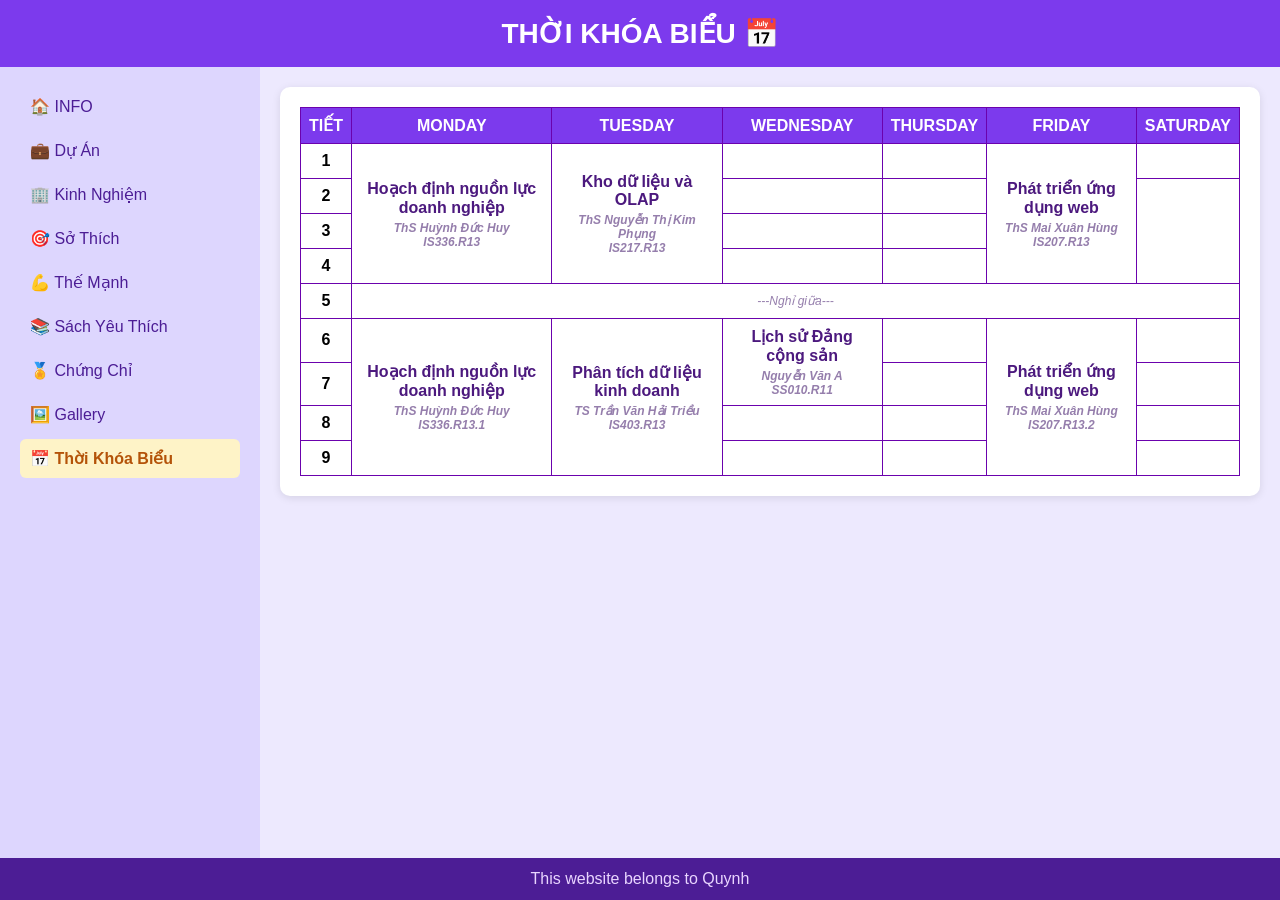
<file: THOIKHOABIEU.html>
<!DOCTYPE html>
<html lang="en">
    <head>
        <meta charset="UTF-8">
        <meta name="viewport" content="width=device-width, initial-scale=1.0">
        <title>Thời Khóa Biểu</title>
        <link rel="stylesheet" href="style.css">
        <style>
            table, th, td {
                border: 1px solid rgb(107, 2, 173);
                border-collapse: collapse;
                padding: 8px;
            }
            .Date {
                background-color: #7c3aed;
                color: #ffffff;
                text-align: center;
                font-weight: bold;
            }
            .subject-name {
                font-weight: bold;
                color: #4c197e;
                margin-bottom: 4px;
            }

            .subject-info {
                font-style: italic;
                font-size: 12px;
                color: #957eac;
                text-align: center;
            }
        </style>
    </head>
    <body>

        <header>
            <h1>THỜI KHÓA BIỂU 📅</h1>
        </header>

        <div class="layout">
            <nav>
                <a href="index.html">🏠 INFO</a>
                <a href="DUAN.html">💼 Dự Án</a>
                <a href="KINHNGHIEM.html">🏢 Kinh Nghiệm</a>
                <a href="SOTHICH.html">🎯 Sở Thích</a>
                <a href="THEMANH.html">💪 Thế Mạnh</a>
                <a href="SACHYEUTHICH.html">📚 Sách Yêu Thích</a>
                <a href="CHUNGCHI.html">🏅 Chứng Chỉ</a>
                <a href="GALLERY.html">🖼️ Gallery</a>
                <a href="THOIKHOABIEU.html" class="active">📅 Thời Khóa Biểu</a>
            </nav>

            <main>

                <div class="card">
                    <table border="1">
                        <!-- DATE -->
                        <tr class="Date">
                            <td>TIẾT</td>
                            <td>MONDAY</td>
                            <td>TUESDAY</td>
                            <td>WEDNESDAY</td>
                            <td>THURSDAY</td>
                            <td>FRIDAY</td>
                            <td>SATURDAY</td>
                        </tr>
                        <!-- tiết 1 -->
                        <tr>
                            <th>1</th>
                            <th class="subject" rowspan="4">
                                <div class="subject-name">Hoạch định nguồn lực
                                    doanh
                                    nghiệp</div>
                                <div class="subject-info">ThS Huỳnh Đức
                                    Huy<br>IS336.R13</div>
                            </th>
                            <th class="subject" rowspan="4">
                                <div class="subject-name">Kho dữ liệu và
                                    OLAP</div>
                                <div class="subject-info">ThS Nguyễn Thị Kim
                                    Phụng<br>IS217.R13</div>
                            </th>
                            <th></th>
                            <th></th>
                            <th class="subject" rowspan="4">
                                <div class="subject-name">Phát triển ứng dụng
                                    web</div>
                                <div class="subject-info">ThS Mai Xuân
                                    Hùng<br>IS207.R13</div>
                            </th>
                            <th></th>
                        </tr>
                        <!-- tiết 2 -->
                        <tr>
                            <th>2</th>
                            <th></th>
                            <th></th>
                        </tr>
                        <!-- tiết 3 -->
                        <tr>
                            <th>3</th>
                            <th></th>
                            <th></th>
                        </tr>
                        <!-- tiết 4 -->
                        <tr>
                            <th>4</th>
                            <th></th>
                            <th></th>
                        </tr>
                        <!-- tiết 5 -->
                        <tr>
                            <th>5</th>
                            <td class="subject-info" colspan="6">---Nghỉ
                                giữa---</td>
                        </tr>
                        <!-- tiết 6 -->
                        <tr>
                            <th>6</th>
                            <th class="subject" rowspan="5">
                                <div class="subject-name">Hoạch định nguồn lực
                                    doanh
                                    nghiệp</div>
                                <div class="subject-info">ThS Huỳnh Đức
                                    Huy<br>IS336.R13.1</div>
                            </th>
                            <th class="subject" rowspan="4">
                                <div class="subject-name">Phân tích dữ liệu kinh
                                    doanh</div>
                                <div class="subject-info">TS Trần Văn Hải
                                    Triều<br>IS403.R13</div>
                            </th>
                            <th class="subject" rowspan="2">
                                <div class="subject-name">Lịch sử Đảng cộng
                                    sản</div>
                                <div class="subject-info">Nguyễn Văn
                                    A<br>SS010.R11</div>
                            </th>
                            <th></th>
                            <th class="subject" rowspan="5">
                                <div class="subject-name">Phát triển ứng dụng
                                    web</div>
                                <div class="subject-info">ThS Mai Xuân
                                    Hùng<br>IS207.R13.2</div>
                            </th>
                            <th></th>
                        </tr>
                        <!-- tiết 7 -->
                        <tr>
                            <th>7</th>
                            <th></th>
                            <th></th>
                        </tr>
                        <!-- tiết 8 -->
                        <tr>
                            <th>8</th>
                            <th></th>
                            <th></th>
                            <th></th>
                        </tr>
                        <!-- tiết 9 -->
                        <tr>
                            <th>9</th>
                            <th></th>
                            <th></th>
                        </tr>
                    </table>
                </div>
            </main>
        </div>

        <footer>This website belongs to Quynh</footer>
    </body>
</html>
</file>
<file: style.css>
/* Phần header*/
        header {
            background-color: #7c3aed;
            color: white;
            text-align: center;
            padding: 12px;
        }
        header h1 {
            margin: 5px;
            font-size: 28px;
        }
        .tagline {
            margin: 5px;
        }

        /* Phần side bar*/
        .layout {
            display: flex;
            flex: 1;
        }
        nav {
            background-color: #ddd6fe;
            width: 220px;
            padding: 20px;
            flex-shrink: 0;
        }
        nav a {
            display: block;
            padding: 10px;
            margin-bottom: 5px;
            text-decoration: none;
            color: #4c1d95;
            border-radius: 6px;
        }
        nav a:hover {
            background-color: #c4b5fd;
        }
        nav a.active {
            background-color: #fef3c7;
            color: #b45309;
            font-weight: bold;
        }
        

        /* Phần dashboard = body + card + image */
        body {
            background-color: #ede9fe;
            font-family: Arial, sans-serif;
            margin: 0;
            min-height: 100vh;
            display: flex;
            flex-direction: column;
        }
        main { 
            padding: 20px;
            flex: 1;
        }
        .about-content {
            display: flex;
            align-items: flex-start;
            gap: 30px;
        }
        .my-image img {
            width: 150px;
            height: auto;
            border-radius: 8px;
        }
        .info-text {
            flex: 1;
        }
        .card h2 { 
            color: #b45309; 
            margin-top: 0; 
        }
        .card {
            background-color: white;
            border-radius: 10px;
            padding: 20px;
            margin-bottom: 20px;
            box-shadow: 0 2px 8px rgba(0,0,0,0.1);
            width: 100%;
            box-sizing: border-box;
            }

        /* Footer */
        footer {
            background-color: #4c1d95;
            color: #e9d5ff;
            text-align: center;
            padding: 12px;
            }

        /*file thế mạnh
        /* process bar */
        .skill-name {
            font-weight: bold;
            margin-bottom: 5px;
        }
        .progress-bar-bg {
            background-color: #ede9fe;
            border-radius: 20px;
            height: 18px;
            margin-bottom: 15px;
            overflow: hidden;
        }
        .progress-bar-fill {
            height: 100%;
            border-radius: 20px;
            background-color: #7c3aed;
            display: flex;
            align-items: center;
            padding-left: 8px;
            color: white;
            font-size: 12px;
            font-weight: bold;
        }

        /* Badge */
        .badge {
            display: inline-block;
            background-color: #7c3aed;
            color: white;
            padding: 4px 12px;
            border-radius: 20px;
            font-size: 13px;
            margin: 4px 4px 4px 0;
        }
        .badge.gold { background-color: #b45309; }
        .badge.green { background-color: #15803d; }

        /* Phần dashboard = body + 2 card + image */
        body {
            background-color: #ede9fe;
            font-family: Arial, sans-serif;
            margin: 0;
            min-height: 100vh;
            display: flex;
            flex-direction: column;
        }

        /*file gallery    
        /* Grid ảnh */
        .photo-grid {
            display: grid;
            grid-template-columns: repeat(3, 1fr);
            gap: 10px;
            margin-top: 10px;
        }

        .photo-grid img {
            width: 100%;
            height: 160px;
            object-fit: cover;
            border-radius: 8px;
            cursor: pointer;
            border: 2px solid #ddd6fe;
            transition: transform 0.2s;
        }

        .photo-grid img:hover {
            transform: scale(1.03);
            border-color: #7c3aed;
        }

        /* Lightbox (modal) */
        .lightbox {
            display: none;            /* Ẩn mặc định */
            position: fixed;
            top: 0; left: 0;
            width: 100%; height: 100%;
            background-color: rgba(0, 0, 0, 0.8);
            z-index: 999;
            justify-content: center;
            align-items: center;
        }

        .lightbox.show {
            display: flex;            /* Hiện khi click */
        }

        .lightbox img {
            max-width: 90%;
            max-height: 85vh;
            border-radius: 10px;
            border: 3px solid white;
        }

        .lightbox-close {
            position: absolute;
            top: 20px; right: 30px;
            font-size: 36px;
            color: white;
            cursor: pointer;
            font-weight: bold;
        }

        .lightbox-close:hover {
            color: #c4b5fd;
        }
</file>
